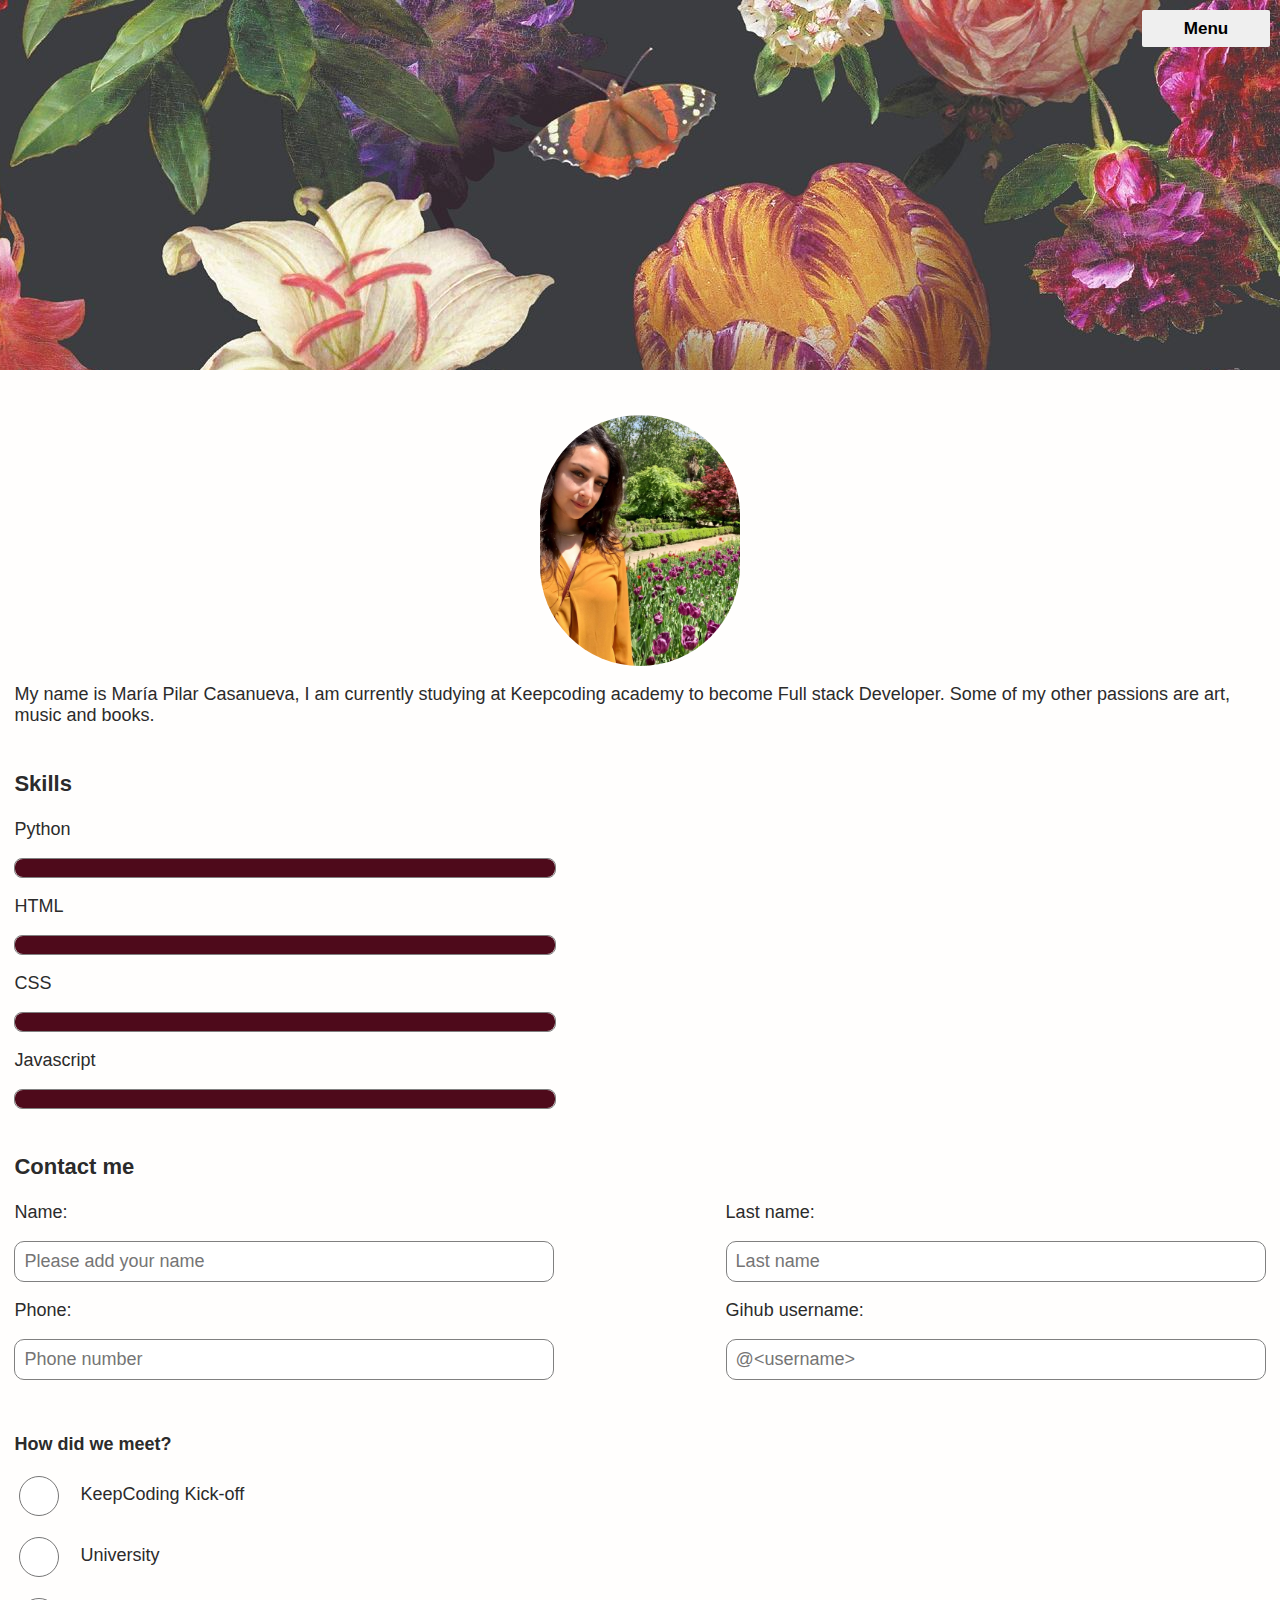
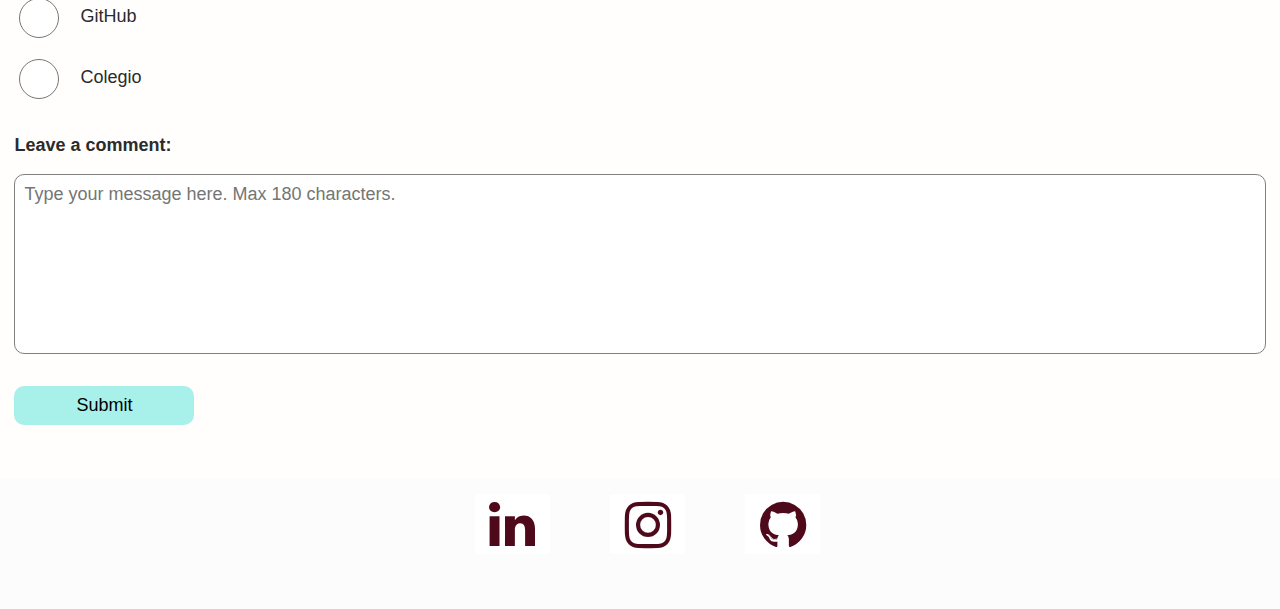
<file: Portfolio/index.html>
<!DOCTYPE html>
<html>
    <head>    
    <meta charset="UTF-8">    
    <meta name="viewport" content="width=device-width, initial-scale=1.0">
    <title>Maria Pilar Casanueva David</title>
    <link rel="stylesheet" href="main.css">
    <link href="https://fonts.googleapis.com/css?family=Raleway+Dots" rel="stylesheet" type="text/css">
    <link href="https://maxcdn.bootstrapcdn.com/font-awesome/4.7.0/css/font-awesome.min.css" rel="stylesheet" type="text/css">
    </head>
    <body>
        <header>
            <div class="top-bar">
              
                <nav>
                    <div class="dropdown-top">
                        <button class="dropdown-top-button">Menu</button>
                        <div class="dropdown-top-content">
                            <a href="#portfolio" class="nav-link" id="nav-link-portfolio">About me</a>
                            <a href="#skills" class="nav-link" id="nav-link-skills">Skills</a>
                            <a href="#contact" class="nav-link" id="nav-link-contact">Contact</a>
                        </div>
                    </div>
                </nav>

            </div>         

        </header>

        <main>

            <section id="portfolio" class="section">
                <div class="image-intro">
                    <article>
                        <img src="styles/images/Screenshot_20221112_124920.jpg" alt="Maria-Pilar-Casanueva" width="200" class="rounded-corners"/>
                        <p>My name is María Pilar Casanueva, I am currently studying at Keepcoding academy to become Full stack Developer. Some of my other passions are art, music and books. </p>
                    </article>
                </div>

            </section>

            <section id="skills" class="section">

                <h3>Skills</h3>

                <span>Python</span>
                <div class="skill">
                    <div class="skill-progress" id="skill-python"></div>
                </div>

                <span>HTML</span>
                <div class="skill">
                    <div class="skill-progress" id="skill-html"></div>
                </div>

                <span>CSS</span>
                <div class="skill">
                    <div class="skill-progress" id="skill-css"></div>
                </div>

                <span>Javascript</span>
                <div class="skill">
                    <div class="skill-progress" id="skill-javascript"></div>
                </div>

               
            </section>

            <section id="contact" class="section">

                <h3>Contact me</h3>

                <form action="#" method="post">

                    <div class="form-container">
                        <span>
                            <label for="name">Name: </label>
                            <input required id="name" name="name" type="text" placeholder="Please add your name">
                        </span>
                        <span>
                            <label for="lastName">Last name: </label>
                            <input required id="lastName" name="lastName" type="text" placeholder="Last name">
                        </span>
                        <span>
                            <label for="phoneNumber">Phone: </label>
                            <input required id="phoneNumber" name="phoneNumber" type="number" placeholder="Phone number" minlength="9">
                        </span>
                        <span>
                            <label for="gitHub">Gihub username: </label>
                            <input id="gitHub" name="gitHub" type="text" placeholder="@<username>" pattern="^@[^\s]+">
                        </span>
                    </div>
                    <p>How did we meet?</p>
                        <div>
                            <input required  id="keepcoding" type="radio" name="meet" value="keepcoding">
                            <label for="keepcoding">KeepCoding Kick-off</label>
                        </div>
                        <div>
                            <input required id="school" type="radio" name="meet" value="school">
                            <label for="school">University</label>
                        </div>
                        <div>
                            <input required id="gitHubField" type="radio" name="meet" value="net">
                            <label for="gitHubField">GitHub</label>
                        </div>
                        <div>
                          <input required id="uni" type="radio" name="meet" value="uni">
                          <label for="uni">Colegio</label>
                      </div>
                
                    <label for="message">Leave a comment: </label>
                    <textArea id="message" name="message" maxlength="180" placeholder="Type your message here. Max 180 characters."></textarea>
                    
                      <input type="submit" name="submit" value="Submit">

                </form>

            </section>

        </main>

        <footer class="footer">
            <section>
                <ul id="services">                  
                  <li>
                    <div class="linkedin">
                      <a href="https://www.linkedin.com/in/pilicasanueva/">
                        <i class="fa fa-linkedin" aria-hidden="true"></i>
                      </a>
                    </div>
                  </li>
                  <li>
                    <div class="instagram">
                      <a href="https://www.instagram.com/pilinutopian/">
                        <i class="fa fa-instagram" aria-hidden="true"></i>
                      </a>
                    </div>
                  </li>
                  <li>
                    <div class="github">
                      <a href="https://github.com/pilinutopian">
                        <i class="fa fa-github" aria-hidden="true"></i>
                      </a>
                    </div>
                  </li>
                </ul>
        </footer>
        
    </body>
</html>
</file>
<file: Portfolio/main.css>
/* 
MOBILE FIRST
*/
body {
    margin: 0 0 0 0;
    background-color: rgb(255, 254, 253);
    color: rgb(43, 43, 43);
    font-size: 18px;
    font-family:'Franklin Gothic Medium', 'Arial Narrow', Arial;   
}

main {
    margin: auto 0.8em auto 0.8em;
}

footer {
    background-color: rgb(233, 116, 132);
    height: 5em;
    width:100%;
    margin-top: 1em;
    margin-bottom: 0;
}

h2 {
    font-size: 24px;
}

h3 {
    font-size: 22px;
}

/* 
NAV BAR
*/

.top-bar {
    background-image: url(styles/images/flores.jpg);
    height: 350px;
    padding: 10px;
    background-position-x: right;
    background-position-y: left;
}

.dropdown-top {
    display: flex;
    justify-content: flex-end;
}

.dropdown-top-button {
    width: 25vw;
    padding: 0.5em 0 0.5em 0em;
    border: none;
    border-radius: 2px;
    font-size: 0.95em;
    font-weight: 550;
    float:inline-start    
}

.dropdown-top-button:hover{
    background-color: #c730582f;
    transition: 0.2s;
   
}

.dropdown-top:hover .dropdown-top-content {
    display: block;
}

.dropdown-top-content {
    width: 25vw;
    display: none;
    position: absolute;
    background-color: #814c5b;
    box-shadow: 0px 8px 16px 0px rgba(0,0,0,0.3);
    border-radius: 0 0 4px 4px;
}

.dropdown-top-content > a {
    background-color: rgb(240, 236, 188);
    border-radius: 4px;
    margin: 0.2em;
    padding: 0.5em 1em;
    display:grid;
    text-align: center;
    color: black;
    text-decoration: none;
    font-size: 16px;
}

.dropdown-top-content > a:nth-child(1):hover {
    background-color: #f9faf4;
    transition: 0.2s;

}

.dropdown-top-content > a:nth-child(2):hover {
    background-color:#f9faf4;
    transition: 0.2s;

}

.dropdown-top-content > a:nth-child(3):hover {
    background-color:#f9faf4;
    transition: 0.2s;
}

/* 
MIDDLE AREA
*/

.section {
    margin-top: 5vh;
}

.rounded-corners {
    border-radius: 100px 100px 100px 100px;
    max-width: 100%;
    height: auto;
    display: table;
    margin: 0 auto; 
}

.intro h1 {
    background: rgba(247, 241, 241, 0.65);     
    border-radius: 5px;
    padding: 3vw 5vh;
    font-size: 8vw;
}

.extra-info{
    display: none;
}

/* 
PROJECTS AND SKILLS
*/


.skill {
    border: 1px solid rgb(128, 128, 128);
    margin: 1em 0 1em 0;
    border-radius: 8px;
    height: 1em;
}

.skill-progress {
    height: 1em;
    border-radius: 8px;
    background-color: #4e0a1b;
}

#skill-html {
    animation-name: htmlProgressBar;
    animation-duration: 3s;
    animation-iteration-count: infinite;
}

@keyframes htmlProgressBar {
    0% { width: 0; }
    100% { width: 90%; }
}


#skill-css {
    animation-name: cssProgressBar;
    animation-duration: 3s;
    animation-iteration-count: infinite;
}

@keyframes cssProgressBar {
    0% { width: 0; }
    100% { width: 80%; }
}

#skill-javascript {
    animation-name: jsProgressBar;
    animation-duration: 3s;
    animation-iteration-count: infinite;
}

@keyframes jsProgressBar {
    0% { width: 0; }
    100% { width: 20%; }
}

#skill-python {
    animation-name: pythonProgressBar;
    animation-duration: 3s;
    animation-iteration-count:infinite;
}

@keyframes pythonProgressBar {
    0% { width: 0; }
    100% { width: 85%; }
}

/* 
CONTACT FORM
*/

form > p {
    font-weight: 600;
    margin-top: 2em;
}

form input:not([type="radio"]) {
    border-radius: 10px;
    border: 1px solid rgb(128, 128, 128);
    padding: 0.5em;
    margin: 1em auto 1em auto;
    box-sizing: border-box;
    font-size: 18px;
}

.form-container {
    display: flex;
    flex-wrap: wrap;
    justify-content: space-between;
}

.form-container > span {
    display: flex;
    flex-direction: column;
}

.form-container > span > label {
    display: block;
}

form input[type="radio"] {
    width: 3em;
    height: 3em;
} 

form > div {
    display: flex;
    align-items: center;
    column-gap: 1em;
    margin: 1em auto;
}

form input[type="submit"] {
    background-color: #a8f0ea;
    margin: 0.5em auto 2em auto;
    font-size: 1.0em;
    font-family: 'Franklin Gothic Medium', 'Arial Narrow', Arial, sans-serif;
    border: none;
}

form input[type="submit"]:hover{
    background-color: rgb(231, 157, 167);
    transition: 0.4s;
}

form > #message {
    width: 100%;
    max-width: 100%;
    min-height: 5em;
    max-height: 15em;
    margin: 1em auto 1em auto;
    border-radius: 10px;
    border: 1px solid rgb(128, 128, 128);
    font-family: Arial, Helvetica, sans-serif;
    font-size: 18px;
    padding: 0.5em;
    box-sizing: border-box;
}

form > label[for="message"]{
    display: block;
    margin-top: 2em;
    font-weight: 600;
}

/* 
FOOTER
*/
  section #services {
    text-align:center;
    transform: translatez(0);
    background-color:rgb(252, 252, 252) ;
  }
  section #services h2 {
    margin:10%;
    color: rgb(172, 68, 68);
    font-size: 2.4em;
    text-transform: uppercase;
    text-align: center;
  }
  section #services li {
    width: 100px;
    height: 100px;
    display: inline-block;
    margin: 15px;
    list-style: none;
  }
  section #services li div {
    width: 75px;
    height: 60px;
    color: #74d4b3;
    font-size: 3em;
    text-align:center;
    background-color: #fff;
    transition: all 0.5s ease;
  }
  section #services li a {
    color: #4e0a1b;
  }
  section #services li div:hover {
    transform: rotate(360deg);
    border-radius: 100px;
  }
  section #services li span {
    width: 120px;
    height: 20px;
    display: block;
    padding: 15px 0px;
    color: #fff;
    text-transform: uppercase;
    font-size: 1.2em;
    text-align: center;
  }

/* 
DESKTOP SETTINGS
*/

@media only screen and (min-width: 768px) {
    /* For desktop: */

    .extra-info{
        display: block;
    }

    .dropdown-top-button {
        width: 10vw;
    }
    
    .dropdown-top-content {
        width: 25vw;
    }

    .intro {
        height: 30vh;
    }
    
    .intro h1 {
        padding: 1rem 2rem;
        font-size: 3.5rem;
    }
    
    .project-img {
        width: 13rem;
        height: 13rem;
        border-radius: 50%;
        object-fit: cover;
    }


    .skill {
        width: 30em;
        margin: 1em 0 1em 0;
        border-radius: 8px;
        height: 1em;
    }
    
    .skill-progress {
        background-color: #4e0a1b;
    }

    form input:not([type="radio"]) {
        width: 30em;
        margin-left: 0;
        display: inline;
    }

    form > #message {
        margin-left: 0;
        resize: none;
        height: 10em;
    }

    form input[type="submit"] {
        width: 10em;
        margin-left: 0;
    }

    .logo-area img {
        height: 10em;
    }

}
</file>
